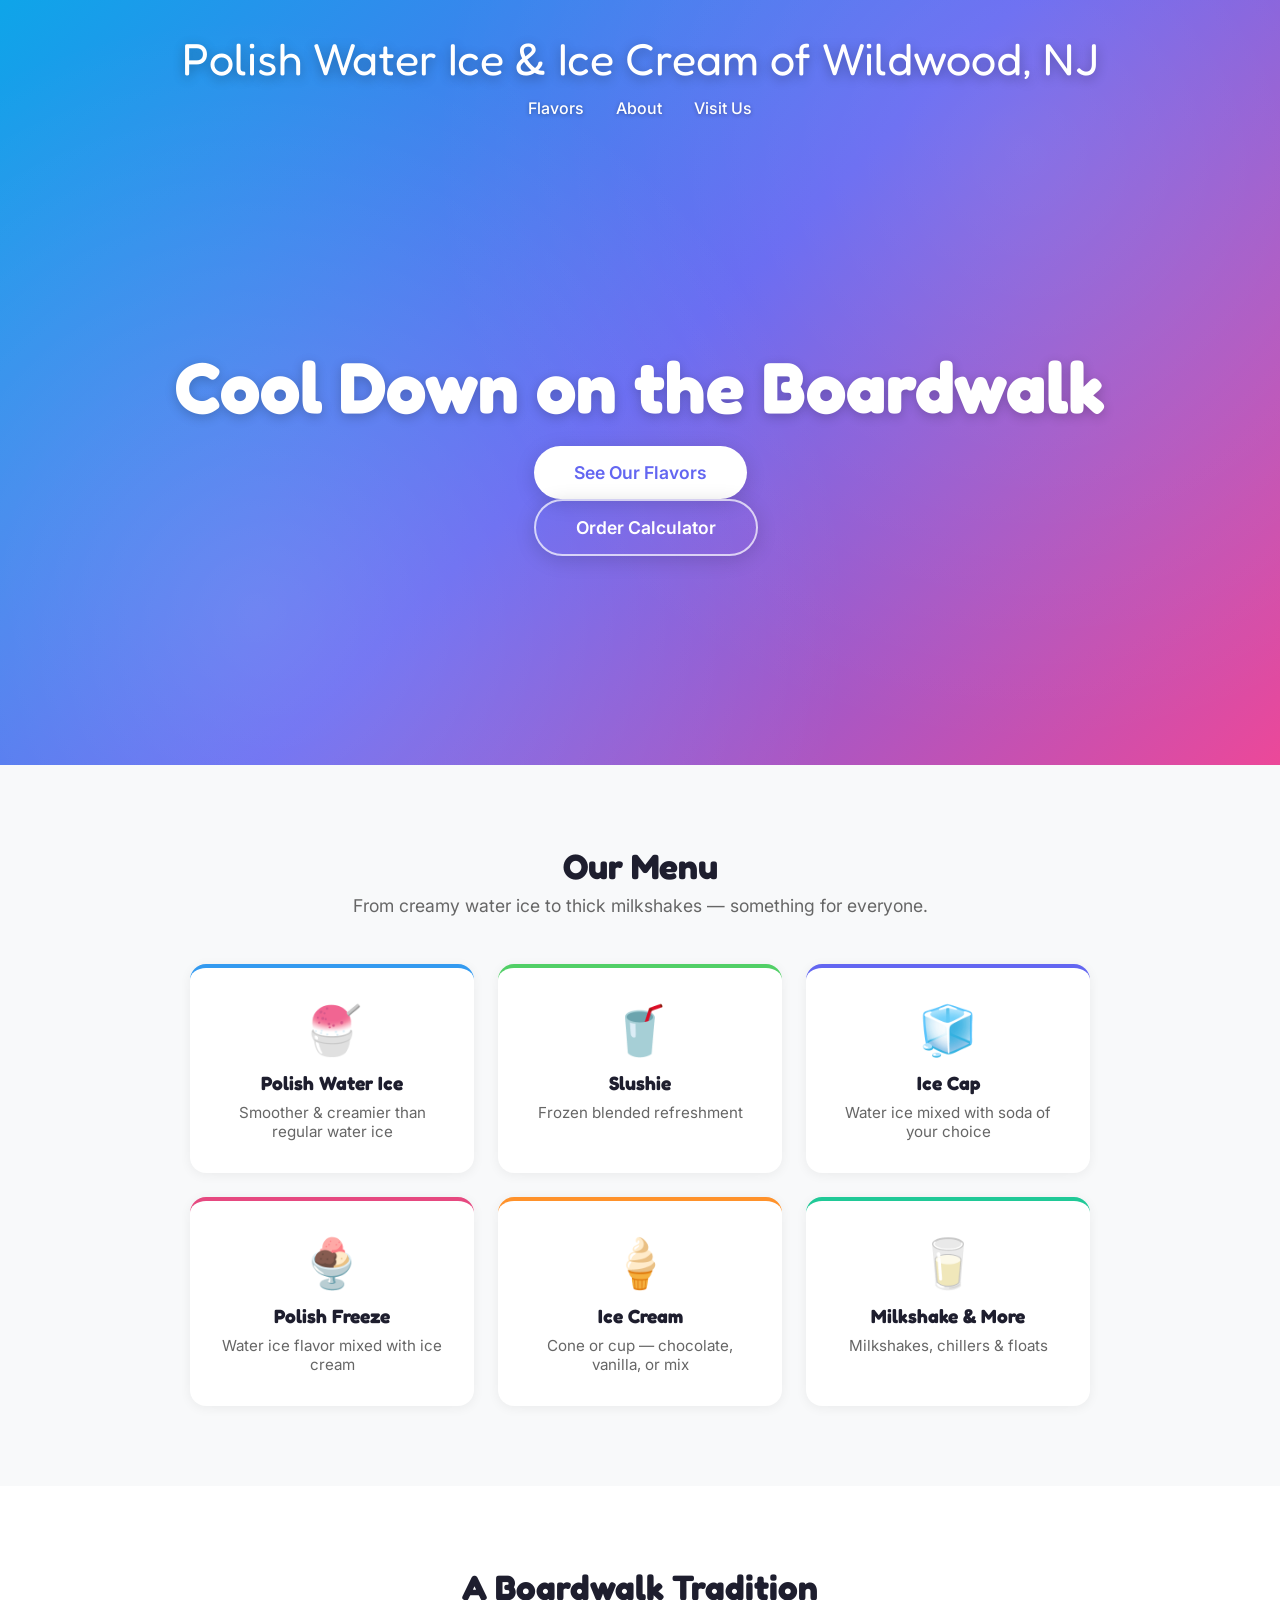
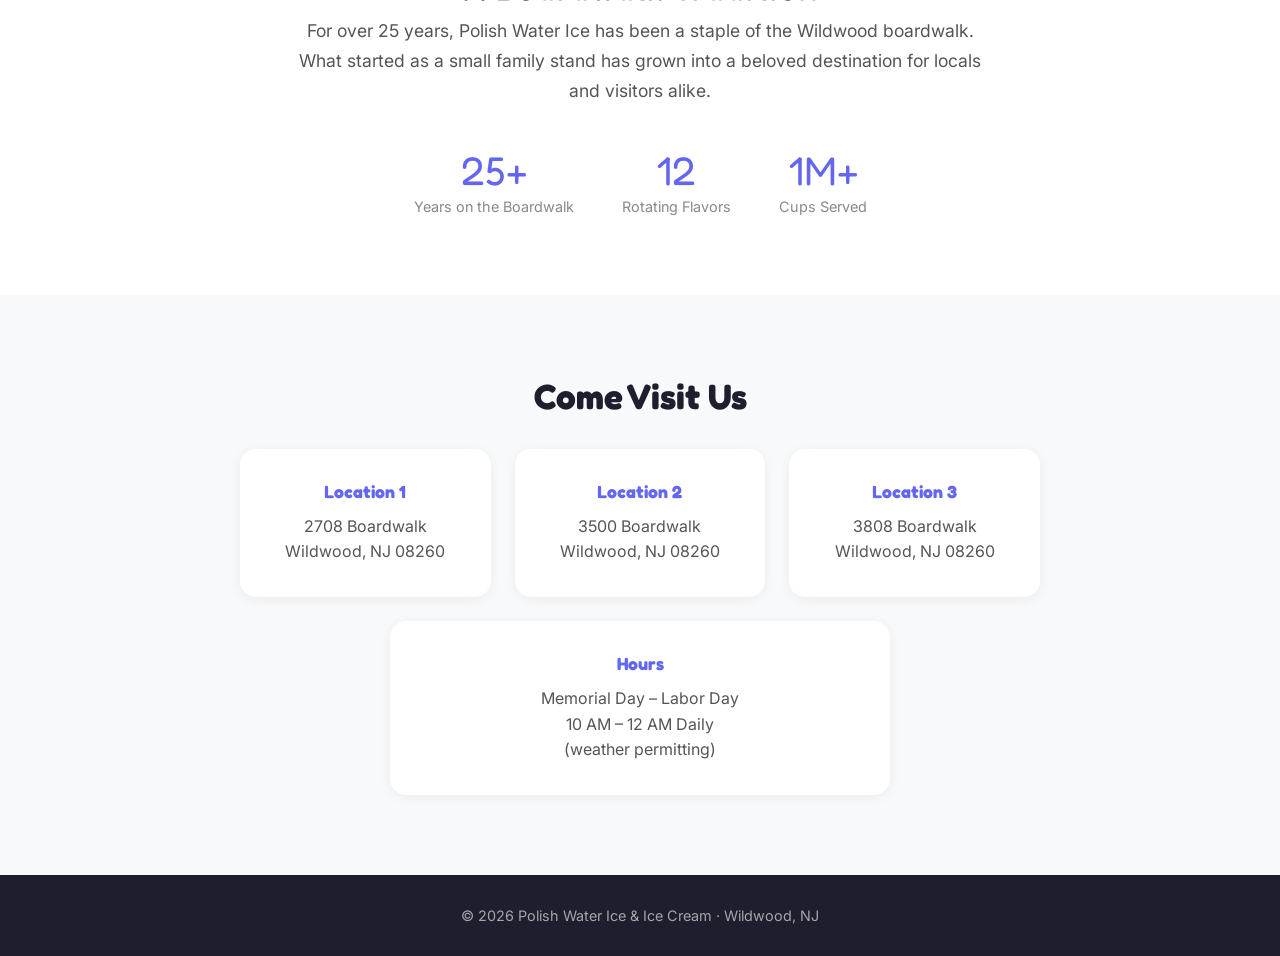
<file: index.html>
<!DOCTYPE html>
<html lang="en">
<head>
  <meta charset="UTF-8">
  <meta name="viewport" content="width=device-width, initial-scale=1.0">
  <title>Polish Water Ice | Wildwood NJ Boardwalk</title>
  <link rel="preconnect" href="https://fonts.googleapis.com">
  <link href="https://fonts.googleapis.com/css2?family=Fredoka+One&family=Inter:wght@400;500;600&display=swap" rel="stylesheet">
  <link rel="stylesheet" href="style.css">
</head>
<body>

  <header class="hero">
    <div class="hero-overlay"></div>
    <nav>
      <div class="logo">Polish Water Ice &amp; Ice Cream of Wildwood, NJ</div>
      <ul>
        <li><a href="#flavors">Flavors</a></li>
        <li><a href="#about">About</a></li>
        <li><a href="#visit">Visit Us</a></li>
      </ul>
    </nav>

    <div class="hero-content">
      <h1>Cool Down on the Boardwalk</h1>
      <a href="#flavors" class="btn">See Our Flavors</a>
      <a href="order.html" class="btn btn-secondary">Order Calculator</a>
    </div>
  </header>

  <section id="flavors" class="flavors">
    <h2>Our Menu</h2>
    <p class="section-sub">From creamy water ice to thick milkshakes &mdash; something for everyone.</p>
    <div class="flavor-grid">
      <div class="flavor-card" style="--accent: #339af0;">
        <div class="flavor-icon">🍧</div>
        <h3>Polish Water Ice</h3>
        <p>Smoother &amp; creamier than regular water ice</p>
      </div>
      <div class="flavor-card" style="--accent: #51cf66;">
        <div class="flavor-icon">🥤</div>
        <h3>Slushie</h3>
        <p>Frozen blended refreshment</p>
      </div>
      <div class="flavor-card" style="--accent: #6366f1;">
        <div class="flavor-icon">🧊</div>
        <h3>Ice Cap</h3>
        <p>Water ice mixed with soda of your choice</p>
      </div>
      <div class="flavor-card" style="--accent: #e64980;">
        <div class="flavor-icon">🍨</div>
        <h3>Polish Freeze</h3>
        <p>Water ice flavor mixed with ice cream</p>
      </div>
      <div class="flavor-card" style="--accent: #ff922b;">
        <div class="flavor-icon">🍦</div>
        <h3>Ice Cream</h3>
        <p>Cone or cup &mdash; chocolate, vanilla, or mix</p>
      </div>
      <div class="flavor-card" style="--accent: #20c997;">
        <div class="flavor-icon">🥛</div>
        <h3>Milkshake &amp; More</h3>
        <p>Milkshakes, chillers &amp; floats</p>
      </div>
    </div>
  </section>

  <section id="about" class="about">
    <div class="about-content">
      <h2>A Boardwalk Tradition</h2>
      <p>For over 25 years, Polish Water Ice has been a staple of the Wildwood boardwalk. What started as a small family stand has grown into a beloved destination for locals and visitors alike.</p>
      <div class="stats">
        <div class="stat">
          <span class="stat-number">25+</span>
          <span class="stat-label">Years on the Boardwalk</span>
        </div>
        <div class="stat">
          <span class="stat-number">12</span>
          <span class="stat-label">Rotating Flavors</span>
        </div>
        <div class="stat">
          <span class="stat-number">1M+</span>
          <span class="stat-label">Cups Served</span>
        </div>
      </div>
    </div>
  </section>

  <section id="visit" class="visit">
    <h2>Come Visit Us</h2>
    <div class="visit-grid">
      <div class="visit-card">
        <h3>Location 1</h3>
        <p>2708 Boardwalk<br>Wildwood, NJ 08260</p>
      </div>
      <div class="visit-card">
        <h3>Location 2</h3>
        <p>3500 Boardwalk<br>Wildwood, NJ 08260</p>
      </div>
      <div class="visit-card">
        <h3>Location 3</h3>
        <p>3808 Boardwalk<br>Wildwood, NJ 08260</p>
      </div>
    </div>
    <div class="visit-grid" style="margin-top: 1.5rem; max-width: 500px;">
      <div class="visit-card">
        <h3>Hours</h3>
        <p>Memorial Day &ndash; Labor Day<br>10 AM &ndash; 12 AM Daily<br>(weather permitting)</p>
      </div>
    </div>
  </section>

  <footer>
    <p>&copy; 2026 Polish Water Ice &amp; Ice Cream &middot; Wildwood, NJ</p>
  </footer>

</body>
</html>
</file>
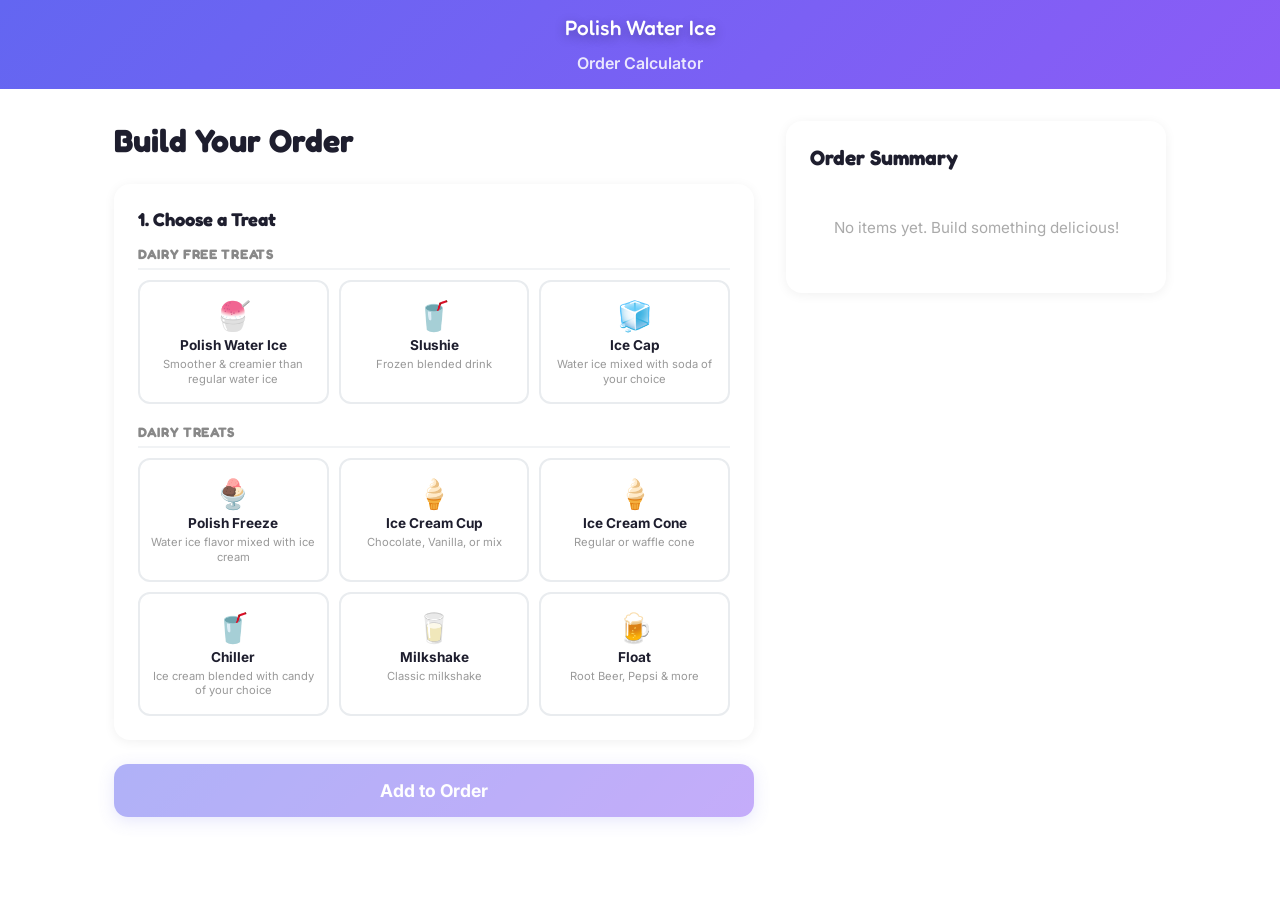
<file: order.html>
<!DOCTYPE html>
<html lang="en">
<head>
  <meta charset="UTF-8">
  <meta name="viewport" content="width=device-width, initial-scale=1.0">
  <title>Order Calculator | Polish Water Ice</title>
  <link rel="preconnect" href="https://fonts.googleapis.com">
  <link href="https://fonts.googleapis.com/css2?family=Fredoka+One&family=Inter:wght@400;500;600;700&display=swap" rel="stylesheet">
  <link rel="stylesheet" href="style.css">
  <link rel="stylesheet" href="order.css">
</head>
<body>

  <nav class="order-nav">
    <a href="index.html" class="logo">Polish Water Ice</a>
    <span class="nav-title">Order Calculator</span>
  </nav>

  <main class="order-app">
    <div class="order-builder">
      <h1>Build Your Order</h1>

      <!-- Step 1: Category -->
      <div class="builder-card">
        <h2>1. Choose a Treat</h2>

        <div class="category-group">
          <h3 class="category-label">Dairy Free Treats</h3>
          <div class="category-options">
            <button class="cat-btn" data-category="water-ice">
              <span class="cat-emoji">🍧</span>
              <span class="cat-name">Polish Water Ice</span>
              <span class="cat-desc">Smoother & creamier than regular water ice</span>
            </button>
            <button class="cat-btn" data-category="slushie">
              <span class="cat-emoji">🥤</span>
              <span class="cat-name">Slushie</span>
              <span class="cat-desc">Frozen blended drink</span>
            </button>
            <button class="cat-btn" data-category="ice-cap">
              <span class="cat-emoji">🧊</span>
              <span class="cat-name">Ice Cap</span>
              <span class="cat-desc">Water ice mixed with soda of your choice</span>
            </button>
          </div>
        </div>

        <div class="category-group">
          <h3 class="category-label">Dairy Treats</h3>
          <div class="category-options">
            <button class="cat-btn" data-category="polish-freeze">
              <span class="cat-emoji">🍨</span>
              <span class="cat-name">Polish Freeze</span>
              <span class="cat-desc">Water ice flavor mixed with ice cream</span>
            </button>
            <button class="cat-btn" data-category="ice-cream-cup">
              <span class="cat-emoji">🍦</span>
              <span class="cat-name">Ice Cream Cup</span>
              <span class="cat-desc">Chocolate, Vanilla, or mix</span>
            </button>
            <button class="cat-btn" data-category="ice-cream-cone">
              <span class="cat-emoji">🍦</span>
              <span class="cat-name">Ice Cream Cone</span>
              <span class="cat-desc">Regular or waffle cone</span>
            </button>
            <button class="cat-btn" data-category="chiller">
              <span class="cat-emoji">🥤</span>
              <span class="cat-name">Chiller</span>
              <span class="cat-desc">Ice cream blended with candy of your choice</span>
            </button>
            <button class="cat-btn" data-category="milkshake">
              <span class="cat-emoji">🥛</span>
              <span class="cat-name">Milkshake</span>
              <span class="cat-desc">Classic milkshake</span>
            </button>
            <button class="cat-btn" data-category="float">
              <span class="cat-emoji">🍺</span>
              <span class="cat-name">Float</span>
              <span class="cat-desc">Root Beer, Pepsi & more</span>
            </button>
          </div>
        </div>
      </div>

      <!-- Step 2: Size (dynamic) -->
      <div class="builder-card" id="sizeCard" style="display:none;">
        <h2>2. Pick a Size</h2>
        <div class="size-options" id="sizeOptions"></div>
      </div>

      <!-- Step 3: Cone type (ice cream cone only) -->
      <div class="builder-card" id="coneCard" style="display:none;">
        <h2>2. Cone Type</h2>
        <div class="size-options" id="coneOptions"></div>
      </div>

      <!-- Step 4: Add-ons -->
      <div class="builder-card" id="addonsCard" style="display:none;">
        <h2 id="addonsTitle">3. Add-ons</h2>
        <div class="topping-options" id="addonOptions"></div>
      </div>

      <!-- Step 5: Quantity -->
      <div class="builder-card" id="qtyCard" style="display:none;">
        <h2 id="qtyTitle">3. Quantity</h2>
        <div class="qty-control">
          <button class="qty-btn" id="qtyMinus">-</button>
          <span class="qty-value" id="qtyValue">1</span>
          <button class="qty-btn" id="qtyPlus">+</button>
        </div>
      </div>

      <button class="add-to-order-btn" id="addToOrder" disabled>Add to Order</button>
    </div>

    <div class="order-summary">
      <h2>Order Summary</h2>
      <div class="order-items" id="orderItems">
        <p class="empty-order">No items yet. Build something delicious!</p>
      </div>
      <div class="order-totals" id="orderTotals" style="display:none;">
        <div class="total-row">
          <span>Subtotal</span>
          <span id="subtotal">$0.00</span>
        </div>
        <div class="total-row">
          <span>Tax (8.625%)</span>
          <span id="tax">$0.00</span>
        </div>
        <div class="total-row total-final">
          <span>Total</span>
          <span id="total">$0.00</span>
        </div>
      </div>
      <button class="clear-order-btn" id="clearOrder" style="display:none;">Clear Order</button>
    </div>
  </main>

  <script src="order.js"></script>
</body>
</html>
</file>
<file: style.css>
* {
  margin: 0;
  padding: 0;
  box-sizing: border-box;
}

body {
  font-family: 'Inter', sans-serif;
  color: #2b2b2b;
  background: #fff;
}

h1, h2, h3, .logo {
  font-family: 'Fredoka One', cursive;
}

/* Nav */
nav {
  display: flex;
  flex-direction: column;
  align-items: center;
  padding: 2rem 2rem 1rem;
  position: relative;
  z-index: 2;
  gap: 0.75rem;
}

.logo {
  font-size: clamp(1.8rem, 4vw, 2.8rem);
  color: #fff;
  text-shadow: 0 3px 12px rgba(0,0,0,0.3);
  text-align: center;
  line-height: 1.2;
}

nav ul {
  list-style: none;
  display: flex;
  gap: 2rem;
}

nav a {
  color: #fff;
  text-decoration: none;
  font-weight: 500;
  text-shadow: 0 1px 4px rgba(0,0,0,0.3);
  transition: opacity 0.2s;
}

nav a:hover {
  opacity: 0.8;
}

/* Hero */
.hero {
  position: relative;
  min-height: 85vh;
  display: flex;
  flex-direction: column;
  background: linear-gradient(135deg, #0ea5e9, #6366f1, #ec4899);
  overflow: hidden;
}

.hero-overlay {
  position: absolute;
  inset: 0;
  background:
    radial-gradient(circle at 20% 80%, rgba(255,255,255,0.15) 0%, transparent 50%),
    radial-gradient(circle at 80% 20%, rgba(255,255,255,0.1) 0%, transparent 50%);
}

.hero-content {
  flex: 1;
  display: flex;
  flex-direction: column;
  justify-content: center;
  align-items: center;
  text-align: center;
  padding: 2rem;
  position: relative;
  z-index: 2;
}

.hero h1 {
  font-size: clamp(2.5rem, 6vw, 4.5rem);
  color: #fff;
  text-shadow: 0 3px 12px rgba(0,0,0,0.2);
  margin-bottom: 1rem;
}

.hero p {
  font-size: 1.25rem;
  color: rgba(255,255,255,0.9);
  max-width: 500px;
  margin-bottom: 2rem;
}

.btn {
  display: inline-block;
  padding: 1rem 2.5rem;
  background: #fff;
  color: #6366f1;
  font-weight: 600;
  font-size: 1.1rem;
  border-radius: 50px;
  text-decoration: none;
  box-shadow: 0 4px 20px rgba(0,0,0,0.15);
  transition: transform 0.2s, box-shadow 0.2s;
}

.btn:hover {
  transform: translateY(-2px);
  box-shadow: 0 6px 25px rgba(0,0,0,0.2);
}

.btn-secondary {
  background: transparent;
  color: #fff;
  border: 2px solid rgba(255,255,255,0.7);
  margin-left: 0.75rem;
}

.btn-secondary:hover {
  background: rgba(255,255,255,0.15);
}

/* Sections */
section {
  padding: 5rem 2rem;
}

section h2 {
  text-align: center;
  font-size: 2.2rem;
  margin-bottom: 0.5rem;
  color: #1e1e2e;
}

.section-sub {
  text-align: center;
  color: #666;
  margin-bottom: 3rem;
  font-size: 1.1rem;
}

/* Flavors */
.flavors {
  background: #f8f9fa;
}

.flavor-grid {
  display: grid;
  grid-template-columns: repeat(auto-fit, minmax(250px, 1fr));
  gap: 1.5rem;
  max-width: 900px;
  margin: 0 auto;
}

.flavor-card {
  background: #fff;
  border-radius: 16px;
  padding: 2rem;
  text-align: center;
  box-shadow: 0 2px 12px rgba(0,0,0,0.06);
  border-top: 4px solid var(--accent, #6366f1);
  transition: transform 0.2s, box-shadow 0.2s;
}

.flavor-card:hover {
  transform: translateY(-4px);
  box-shadow: 0 8px 24px rgba(0,0,0,0.1);
}

.flavor-icon {
  font-size: 3rem;
  margin-bottom: 0.75rem;
}

.flavor-card h3 {
  font-size: 1.2rem;
  margin-bottom: 0.5rem;
  color: #1e1e2e;
}

.flavor-card p {
  color: #666;
  font-size: 0.95rem;
}

/* About */
.about {
  background: #fff;
}

.about-content {
  max-width: 700px;
  margin: 0 auto;
  text-align: center;
}

.about-content p {
  color: #555;
  font-size: 1.1rem;
  line-height: 1.7;
  margin-bottom: 1rem;
}

.stats {
  display: flex;
  justify-content: center;
  gap: 3rem;
  margin-top: 2.5rem;
  flex-wrap: wrap;
}

.stat {
  display: flex;
  flex-direction: column;
}

.stat-number {
  font-family: 'Fredoka One', cursive;
  font-size: 2.5rem;
  color: #6366f1;
}

.stat-label {
  color: #888;
  font-size: 0.9rem;
  margin-top: 0.25rem;
}

/* Visit */
.visit {
  background: #f8f9fa;
}

.visit-grid {
  display: grid;
  grid-template-columns: repeat(auto-fit, minmax(220px, 1fr));
  gap: 1.5rem;
  max-width: 800px;
  margin: 2rem auto 0;
}

.visit-card {
  background: #fff;
  border-radius: 16px;
  padding: 2rem;
  text-align: center;
  box-shadow: 0 2px 12px rgba(0,0,0,0.06);
}

.visit-card h3 {
  color: #6366f1;
  margin-bottom: 0.75rem;
  font-size: 1.1rem;
}

.visit-card p {
  color: #555;
  line-height: 1.6;
}

/* Footer */
footer {
  text-align: center;
  padding: 2rem;
  background: #1e1e2e;
  color: rgba(255,255,255,0.6);
  font-size: 0.9rem;
}

/* Mobile */
@media (max-width: 600px) {
  nav {
    padding: 1rem 1.5rem;
  }

  nav ul {
    gap: 1rem;
  }

  nav a {
    font-size: 0.9rem;
  }

  .stats {
    gap: 2rem;
  }
}
</file>
<file: order.css>
/* Order Nav */
.order-nav {
  display: flex;
  align-items: center;
  justify-content: space-between;
  padding: 1rem 2rem;
  background: linear-gradient(135deg, #6366f1, #8b5cf6);
  color: #fff;
}

.order-nav .logo {
  color: #fff;
  text-decoration: none;
  font-size: 1.3rem;
}

.nav-title {
  font-weight: 600;
  font-size: 1rem;
  opacity: 0.85;
}

/* Layout */
.order-app {
  display: grid;
  grid-template-columns: 1fr 380px;
  gap: 2rem;
  max-width: 1100px;
  margin: 2rem auto;
  padding: 0 1.5rem;
  align-items: start;
}

.order-builder h1 {
  font-family: 'Fredoka One', cursive;
  font-size: 2rem;
  margin-bottom: 1.5rem;
  color: #1e1e2e;
}

/* Builder Cards */
.builder-card {
  background: #fff;
  border-radius: 16px;
  padding: 1.5rem;
  margin-bottom: 1.5rem;
  box-shadow: 0 2px 12px rgba(0,0,0,0.06);
}

.builder-card h2 {
  font-family: 'Fredoka One', cursive;
  font-size: 1.15rem;
  text-align: left;
  margin-bottom: 1rem;
  color: #1e1e2e;
}

.optional-tag {
  font-family: 'Inter', sans-serif;
  font-size: 0.75rem;
  font-weight: 500;
  background: #e9ecef;
  color: #868e96;
  padding: 0.15rem 0.5rem;
  border-radius: 20px;
  vertical-align: middle;
}

/* Category Groups */
.category-group {
  margin-bottom: 1.25rem;
}

.category-group:last-child {
  margin-bottom: 0;
}

.category-label {
  font-family: 'Fredoka One', cursive;
  font-size: 0.85rem;
  text-transform: uppercase;
  letter-spacing: 0.05em;
  color: #888;
  margin-bottom: 0.6rem;
  padding-bottom: 0.4rem;
  border-bottom: 2px solid #f1f3f5;
}

.category-options {
  display: grid;
  grid-template-columns: repeat(3, 1fr);
  gap: 0.6rem;
}

.cat-btn {
  display: flex;
  flex-direction: column;
  align-items: center;
  gap: 0.25rem;
  padding: 1rem 0.5rem;
  border: 2px solid #e9ecef;
  border-radius: 12px;
  background: #fff;
  cursor: pointer;
  transition: all 0.2s;
  font-family: 'Inter', sans-serif;
  text-align: center;
}

.cat-btn:hover {
  border-color: #c5c6f7;
  background: #f8f8ff;
}

.cat-btn.active {
  border-color: #6366f1;
  background: #eef2ff;
  box-shadow: 0 0 0 1px #6366f1;
}

.cat-emoji {
  font-size: 1.8rem;
}

.cat-name {
  font-weight: 700;
  font-size: 0.85rem;
  color: #1e1e2e;
}

.cat-desc {
  font-size: 0.7rem;
  color: #999;
  line-height: 1.3;
}

/* Size Buttons */
.size-options {
  display: grid;
  grid-template-columns: repeat(auto-fit, minmax(120px, 1fr));
  gap: 0.75rem;
}

.size-btn {
  display: flex;
  flex-direction: column;
  align-items: center;
  gap: 0.35rem;
  padding: 1rem 0.5rem;
  border: 2px solid #e9ecef;
  border-radius: 12px;
  background: #fff;
  cursor: pointer;
  transition: all 0.2s;
  font-family: 'Inter', sans-serif;
}

.size-btn:hover {
  border-color: #c5c6f7;
  background: #f8f8ff;
}

.size-btn.active {
  border-color: #6366f1;
  background: #eef2ff;
}

.size-icon {
  font-family: 'Fredoka One', cursive;
  font-size: 1.5rem;
  color: #6366f1;
}

.size-label {
  font-size: 0.85rem;
  font-weight: 600;
  color: #333;
}

.size-detail {
  font-size: 0.72rem;
  color: #aaa;
}

.size-price {
  font-size: 0.8rem;
  color: #888;
}

/* Topping / Add-on Buttons */
.topping-options {
  display: grid;
  grid-template-columns: repeat(auto-fit, minmax(140px, 1fr));
  gap: 0.6rem;
}

.topping-btn {
  padding: 0.65rem 0.5rem;
  border: 2px solid #e9ecef;
  border-radius: 10px;
  background: #fff;
  cursor: pointer;
  font-size: 0.82rem;
  font-family: 'Inter', sans-serif;
  font-weight: 500;
  transition: all 0.2s;
}

.topping-btn:hover {
  border-color: #c5c6f7;
  background: #f8f8ff;
}

.topping-btn.active {
  border-color: #6366f1;
  background: #eef2ff;
  box-shadow: 0 0 0 1px #6366f1;
}

/* Quantity */
.qty-control {
  display: flex;
  align-items: center;
  gap: 1.25rem;
  justify-content: center;
}

.qty-btn {
  width: 44px;
  height: 44px;
  border-radius: 50%;
  border: 2px solid #e9ecef;
  background: #fff;
  font-size: 1.4rem;
  font-weight: 700;
  cursor: pointer;
  display: flex;
  align-items: center;
  justify-content: center;
  transition: all 0.2s;
  color: #6366f1;
  font-family: 'Inter', sans-serif;
}

.qty-btn:hover {
  border-color: #6366f1;
  background: #eef2ff;
}

.qty-value {
  font-family: 'Fredoka One', cursive;
  font-size: 1.8rem;
  min-width: 2.5rem;
  text-align: center;
  color: #1e1e2e;
}

/* Add to Order */
.add-to-order-btn {
  width: 100%;
  padding: 1rem;
  border: none;
  border-radius: 14px;
  background: linear-gradient(135deg, #6366f1, #8b5cf6);
  color: #fff;
  font-size: 1.1rem;
  font-weight: 700;
  font-family: 'Inter', sans-serif;
  cursor: pointer;
  transition: all 0.2s;
  box-shadow: 0 4px 15px rgba(99, 102, 241, 0.3);
}

.add-to-order-btn:hover:not(:disabled) {
  transform: translateY(-2px);
  box-shadow: 0 6px 20px rgba(99, 102, 241, 0.4);
}

.add-to-order-btn:disabled {
  opacity: 0.5;
  cursor: not-allowed;
}

/* Order Summary */
.order-summary {
  background: #fff;
  border-radius: 16px;
  padding: 1.5rem;
  box-shadow: 0 2px 12px rgba(0,0,0,0.06);
  position: sticky;
  top: 2rem;
}

.order-summary h2 {
  font-family: 'Fredoka One', cursive;
  font-size: 1.3rem;
  text-align: left;
  margin-bottom: 1rem;
  color: #1e1e2e;
}

.empty-order {
  text-align: center;
  color: #aaa;
  padding: 2rem 0;
  font-size: 0.95rem;
}

/* Order Items */
.order-item {
  display: flex;
  justify-content: space-between;
  align-items: flex-start;
  padding: 0.85rem 0;
  border-bottom: 1px solid #f1f3f5;
}

.order-item:last-child {
  border-bottom: none;
}

.item-details {
  flex: 1;
}

.item-name {
  font-weight: 600;
  font-size: 0.95rem;
  color: #1e1e2e;
}

.item-meta {
  font-size: 0.8rem;
  color: #888;
  margin-top: 0.2rem;
}

.item-price {
  font-weight: 700;
  color: #1e1e2e;
  white-space: nowrap;
  margin-left: 1rem;
}

.item-remove {
  background: none;
  border: none;
  color: #e03131;
  cursor: pointer;
  font-size: 0.8rem;
  font-weight: 600;
  margin-left: 0.75rem;
  padding: 0.2rem 0.4rem;
  border-radius: 6px;
  transition: background 0.2s;
  font-family: 'Inter', sans-serif;
}

.item-remove:hover {
  background: #fff5f5;
}

/* Totals */
.order-totals {
  border-top: 2px solid #f1f3f5;
  margin-top: 0.75rem;
  padding-top: 0.75rem;
}

.total-row {
  display: flex;
  justify-content: space-between;
  padding: 0.4rem 0;
  font-size: 0.95rem;
  color: #555;
}

.total-final {
  font-weight: 700;
  font-size: 1.15rem;
  color: #1e1e2e;
  padding-top: 0.6rem;
  border-top: 2px solid #e9ecef;
  margin-top: 0.4rem;
}

.clear-order-btn {
  width: 100%;
  padding: 0.7rem;
  margin-top: 1rem;
  border: 2px solid #e9ecef;
  border-radius: 10px;
  background: #fff;
  color: #e03131;
  font-weight: 600;
  font-size: 0.9rem;
  cursor: pointer;
  transition: all 0.2s;
  font-family: 'Inter', sans-serif;
}

.clear-order-btn:hover {
  border-color: #e03131;
  background: #fff5f5;
}

/* Responsive */
@media (max-width: 768px) {
  .order-app {
    grid-template-columns: 1fr;
  }

  .order-summary {
    position: static;
  }

  .category-options {
    grid-template-columns: repeat(2, 1fr);
  }
}
</file>
